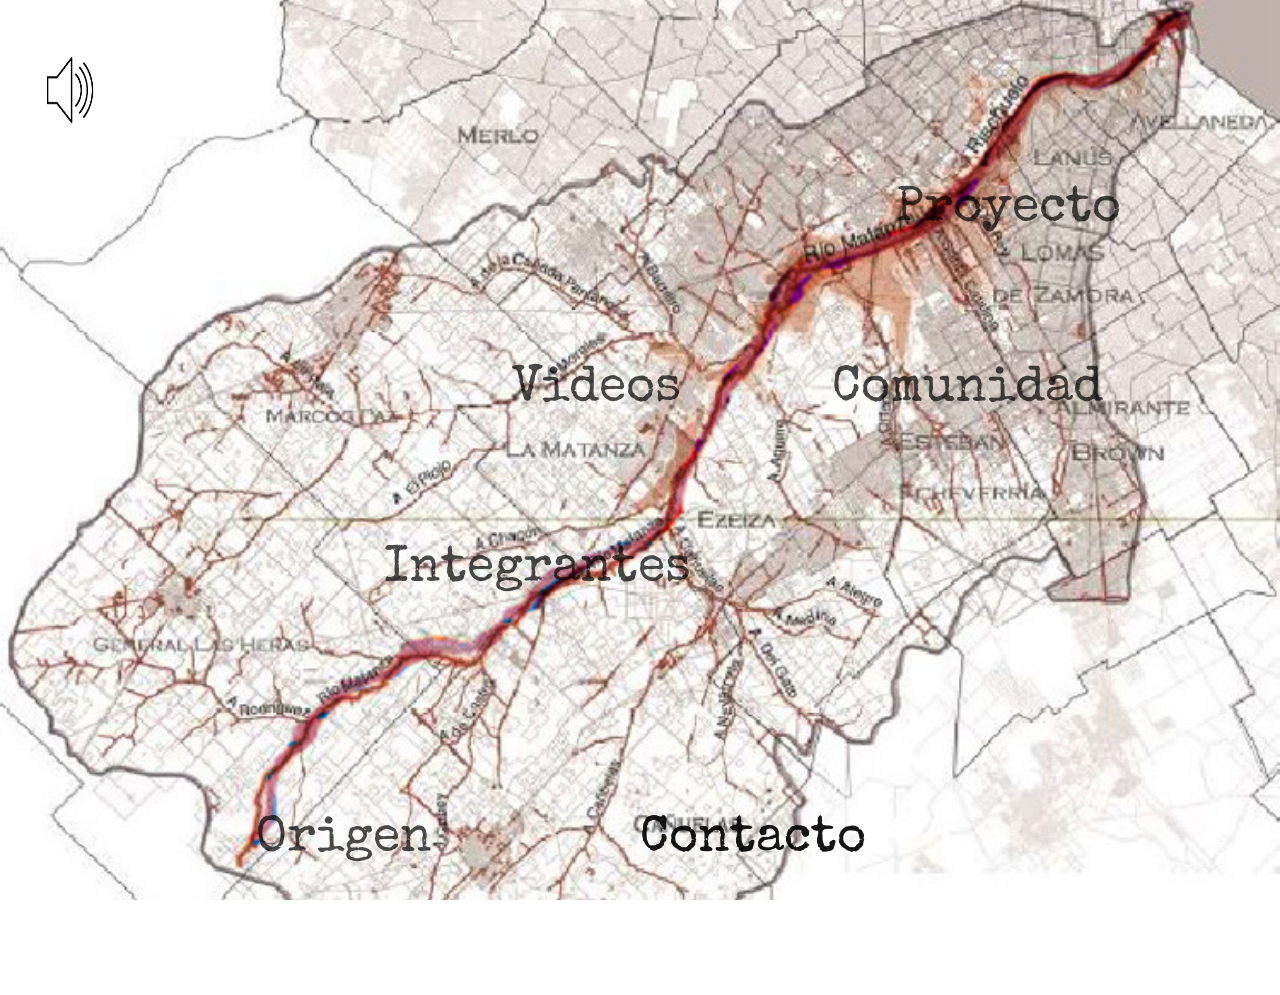
<file: index.html>
<!DOCTYPE html>
<html lang="es">
<head>
  <meta charset="UTF-8">
   <meta name="viewport" content="width=device-width, initial-scale=1.0">
  <title>Inicio</title>
   <link rel="stylesheet" href="css/menu.css">
    <link href="https://fonts.googleapis.com/css2?family=Special+Elite&display=swap" rel="stylesheet">
      <link rel="icon" type="image/png" sizes="16x16" href="favicons/favicon-16x16.png">
      <!-- Google tag (gtag.js) -->
<script async src="https://www.googletagmanager.com/gtag/js?id=G-K72R91VS5C"></script>
<script>
  window.dataLayer = window.dataLayer || [];
  function gtag(){dataLayer.push(arguments);}
  gtag('js', new Date());

  gtag('config', 'G-K72R91VS5C');
</script>
</head>

<body>
  <div class="mapa">
   <img class="rio" src="img/Rio.png" alt="rio">
   <img class="parlante" src="img/parlante.png" alt="Parlante_para_sonido">
    <main>
      <nav class="menu">
        <a class="videos" href="videos.html" data-img="img/Videos.jpg">Videos</a>
        <a class="mapobra" href="mapobra.html" data-img="img/mapobra.jpg">Proyecto</a>
        <a class="contacto" href="contacto.html"data-img="img/integrantes.jpg">Contacto</a>
        <a class="integrantes" href="integrantes.html" data-img="img/integrantes.jpg">Integrantes</a>
        <a class="contacto" href="contacto.html" data-img="img/contacto.jpg">Contacto</a>
        <a class="quees" href="quees.html" data-img="img/Origen.jpg" >Origen</a>
         <a class="comunidad" href="comunidad.html" data-img="img/Origen.jpg" >Comunidad</a>
      </nav>
    </main>
    <div id="preview"></div>
  </div>

<audio id="audio-normal" src="audio/normal.mp3" loop></audio>
<audio id="audio-glitch" src="audio/glitch.mp3"></audio>

 <script src="js/glitch.js"></script>
 <script src="js/preview.js"></script>
</body>

</html>
</file>
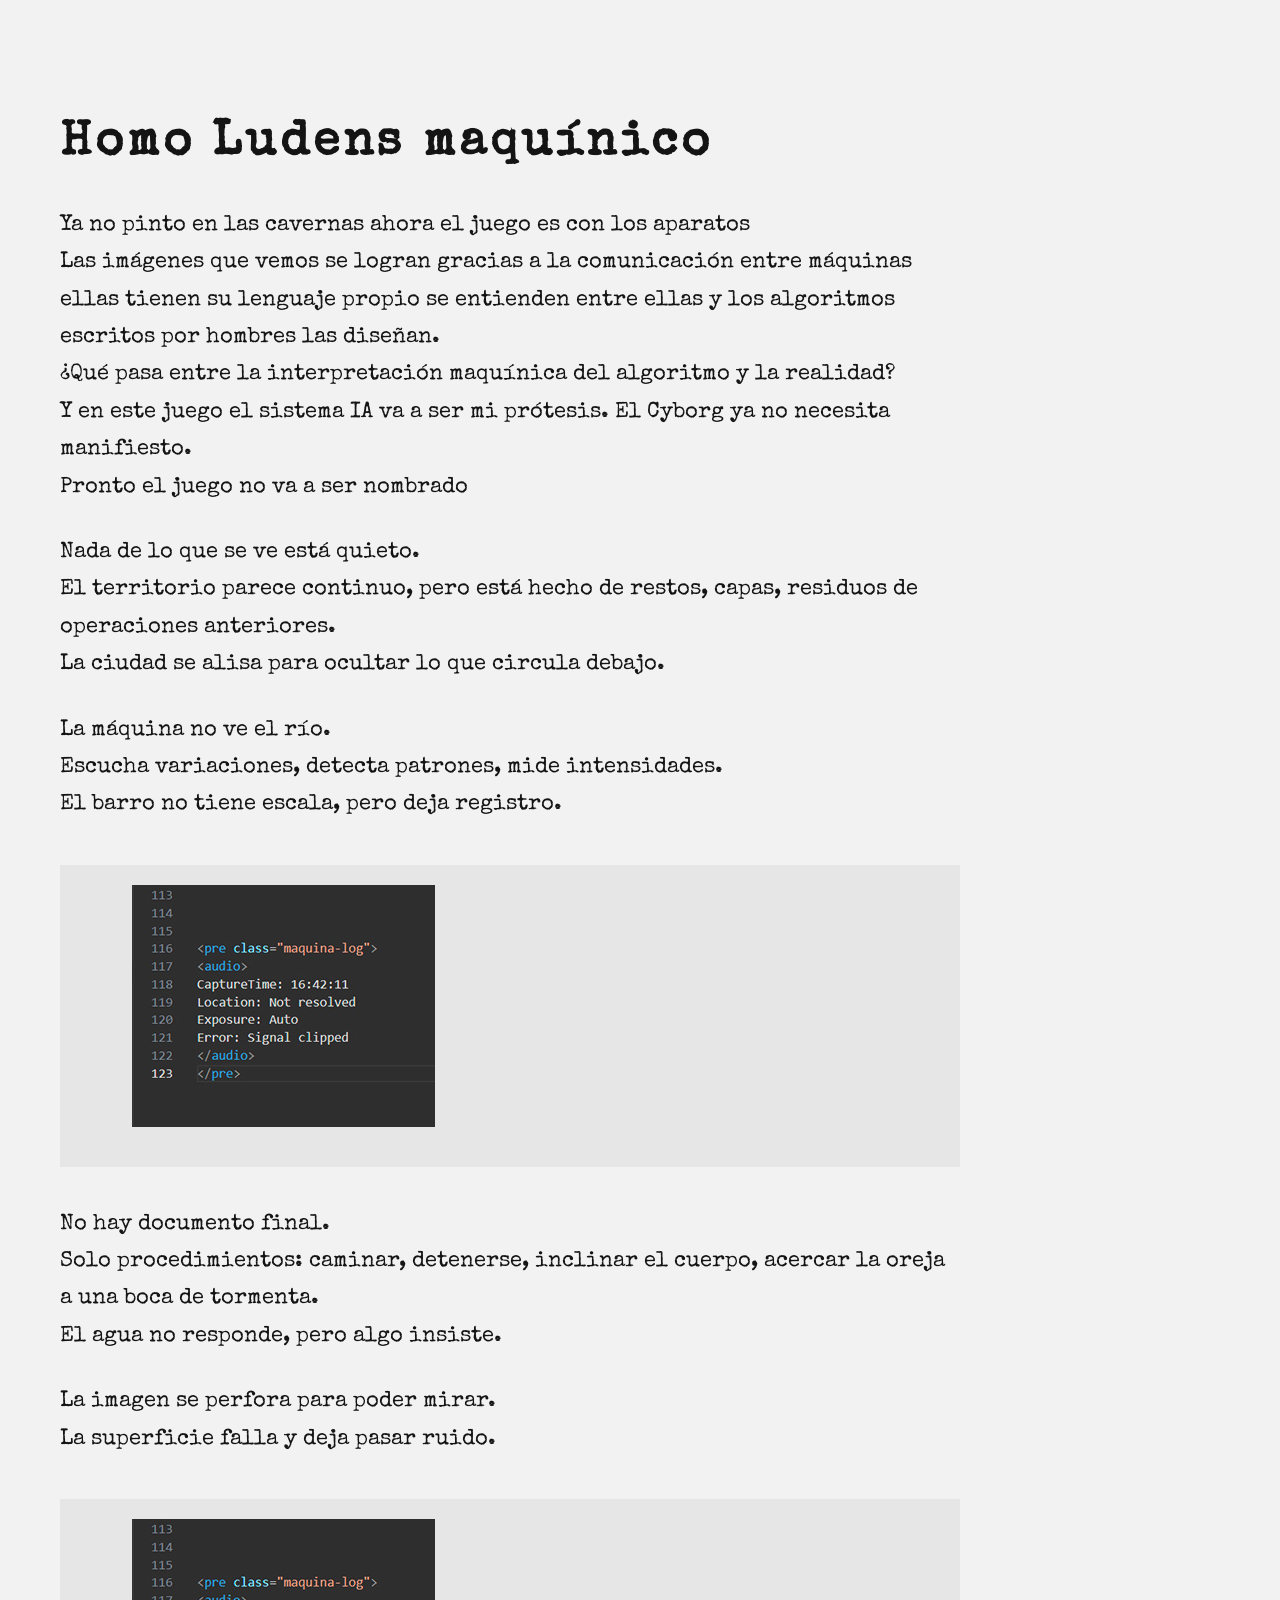
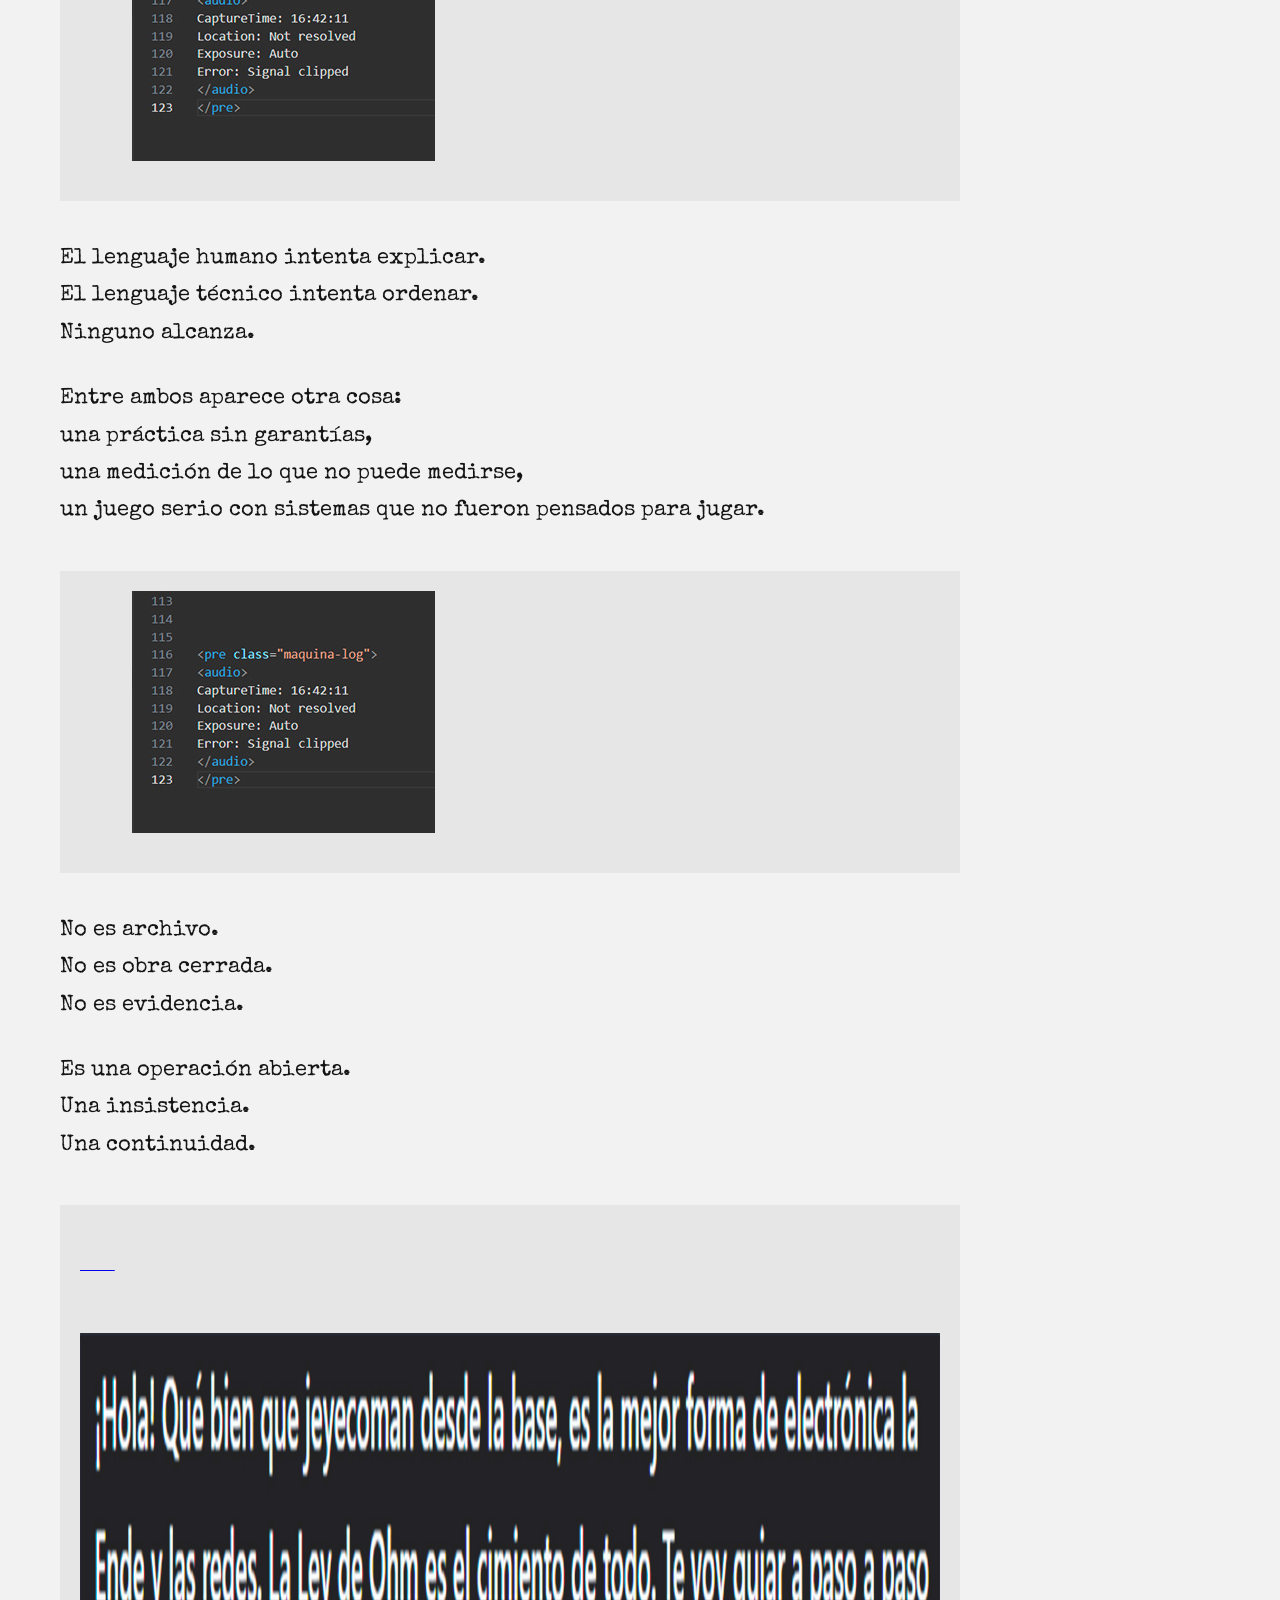
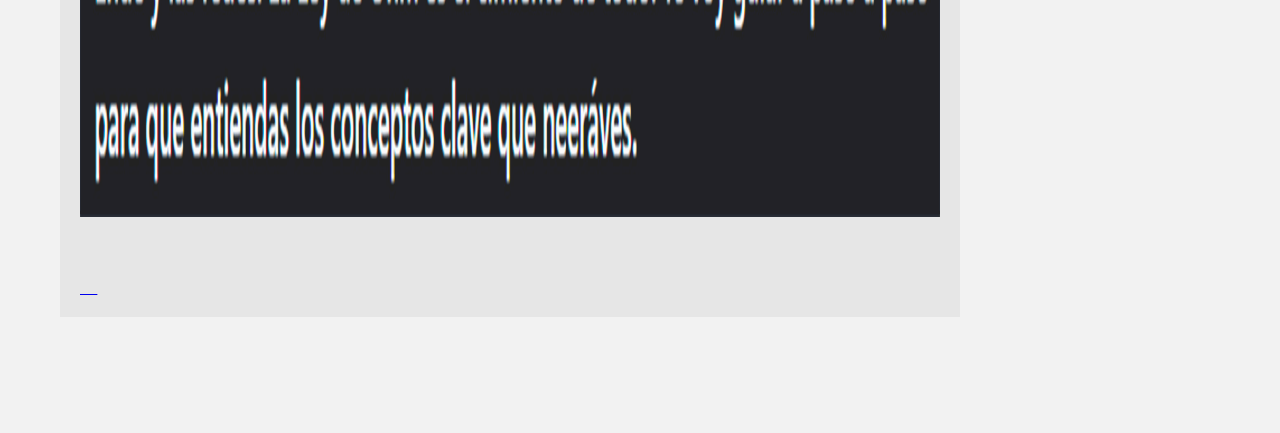
<file: juego_maquinico/index.html>
<!DOCTYPE html>
<html lang="es">
<head>
  <meta charset="UTF-8">
  <meta name="viewport" content="width=device-width, initial-scale=1.0">
  <title>Pantalla</title>

  <link href="https://fonts.googleapis.com/css2?family=Special+Elite&display=swap" rel="stylesheet">
  <link rel="stylesheet" href="css/pantalla.css">
</head>

<body>

<main class="pantalla">

  <section class="bloque">
    <h1 class="titulo">Homo Ludens maquínico</h1>

   <p>
      Ya no pinto en las cavernas ahora el juego es con los aparatos <br>
      Las imágenes que vemos se logran gracias a la comunicación entre máquinas <br>
      ellas tienen su lenguaje propio se entienden entre ellas y los algoritmos escritos por hombres las diseñan. <br>
      ¿Qué pasa entre la interpretación maquínica del algoritmo y la realidad? <br>
      Y en este juego el sistema IA va a ser mi prótesis. El Cyborg ya no necesita manifiesto. <br>
      Pronto el juego no va a ser nombrado     
    </p>

    <p>
      Nada de lo que se ve está quieto.<br>
      El territorio parece continuo, pero está hecho de restos, capas,
      residuos de operaciones anteriores.<br>
      La ciudad se alisa para ocultar lo que circula debajo.
    </p>

    <p>
      La máquina no ve el río.<br>
      Escucha variaciones, detecta patrones, mide intensidades.<br>
      El barro no tiene escala, pero deja registro.
    </p>

    <pre class="log">
      <img src="img/código.jpg" alt="">
    </pre>

    <p>
      No hay documento final.<br>
      Solo procedimientos: caminar, detenerse,
      inclinar el cuerpo, acercar la oreja a una boca de tormenta.<br>
      El agua no responde, pero algo insiste.
    </p>

    <p>
      La imagen se perfora para poder mirar.<br>
      La superficie falla y deja pasar ruido.
    </p>

    <pre class="log">
      <img src="img/código.jpg" alt="">
    </pre>

    <p>
      El lenguaje humano intenta explicar.<br>
      El lenguaje técnico intenta ordenar.<br>
      Ninguno alcanza.
    </p>

    <p>
      Entre ambos aparece otra cosa:<br>
      una práctica sin garantías,<br>
      una medición de lo que no puede medirse,<br>
      un juego serio con sistemas que no fueron pensados para jugar.
    </p>

    <pre class="log">
      <img src="img/código.jpg" alt="">
    </pre>

    <p>
      No es archivo.<br>
      No es obra cerrada.<br>
      No es evidencia.
    </p>

    <p>
      Es una operación abierta.<br>
      Una insistencia.<br>
      Una continuidad.
    </p>

<nav class="log">
  <a href="contenido.html">
    <img class="boton1" height="300" width="800" src="img/Botón.jpg" alt="Respuesta IA defectuosa">
  </a>
</nav>
  </section>


<script src="js/falla.js"></script>


    
</main>

</body>
</html>
</file>
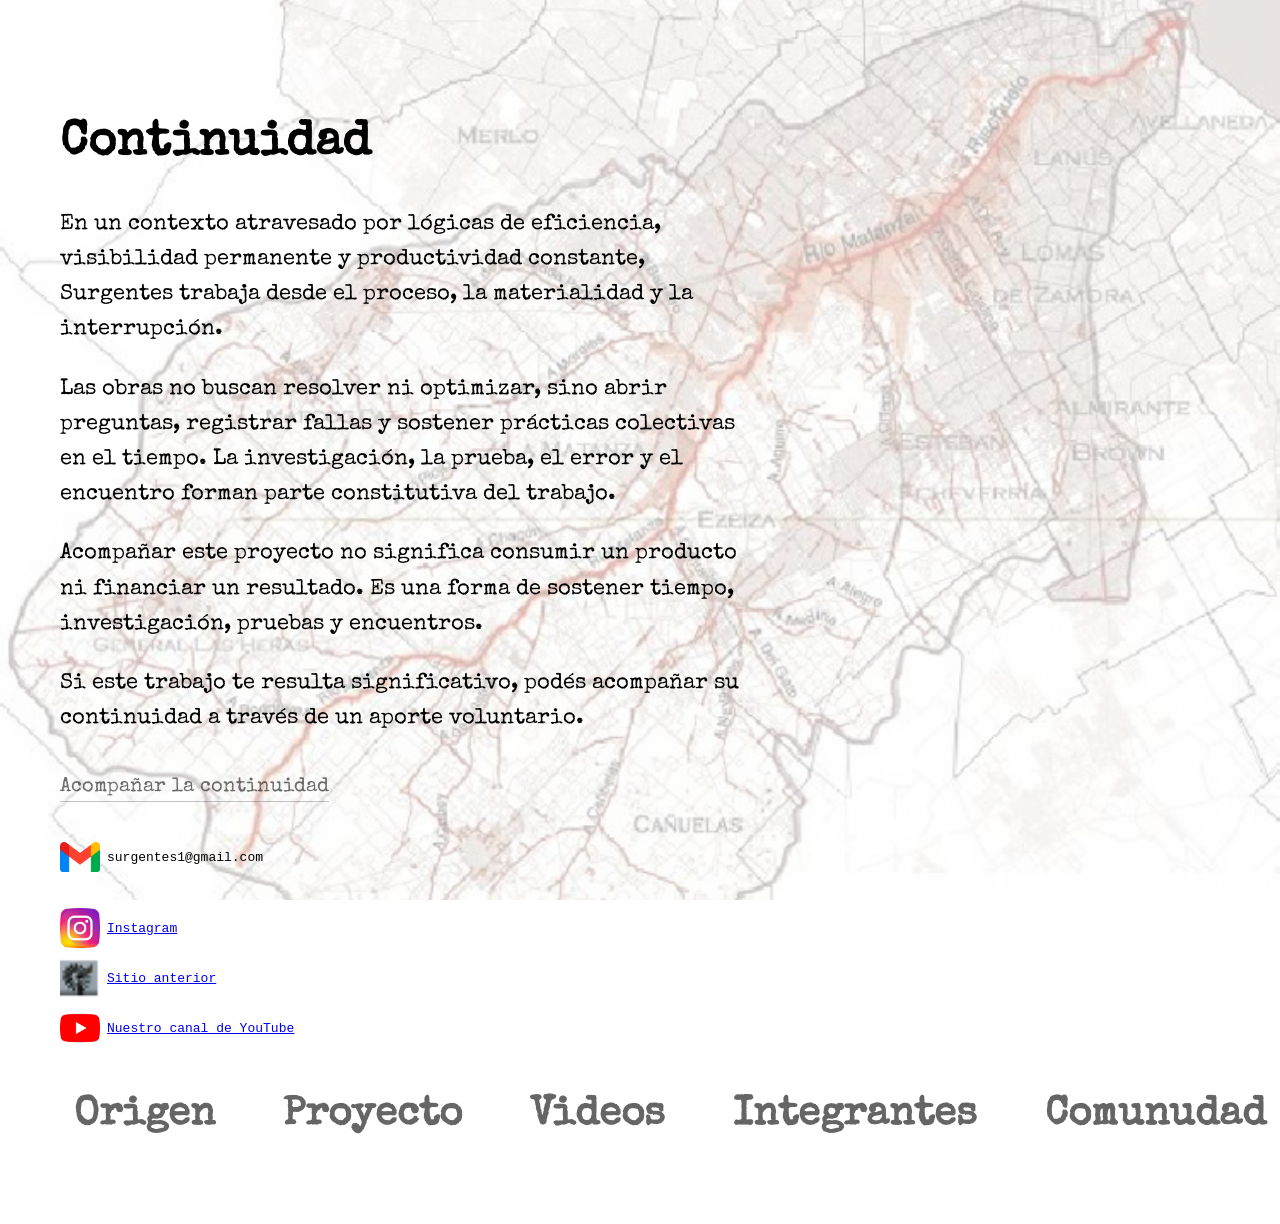
<file: contacto.html>
<!DOCTYPE html>
<html lang="es">
<head>
  <meta charset="UTF-8">
   <meta name="viewport" content="width=device-width, initial-scale=1.0">
  <title>Surgentes — Contacto</title>
  <link rel="stylesheet" href="css/contacto.css">
  <link rel="preconnect" href="https://fonts.googleapis.com">
  <link rel="preconnect" href="https://fonts.gstatic.com" crossorigin>
  <link href="https://fonts.googleapis.com/css2?family=Special+Elite&display=swap" rel="stylesheet">
  <link rel="icon" type="image/png" sizes="16x16" href="favicons/favicon-16x16.png">
</head>

<body>

<main class="contenedor">

<section class="continuidad">
  <h1>Continuidad</h1>

  <p>
    En un contexto atravesado por lógicas de eficiencia, visibilidad permanente
    y productividad constante, Surgentes trabaja desde el proceso, la
    materialidad y la interrupción.
  </p>

  <p>
    Las obras no buscan resolver ni optimizar, sino abrir preguntas, registrar
    fallas y sostener prácticas colectivas en el tiempo. La investigación, la
    prueba, el error y el encuentro forman parte constitutiva del trabajo.
  </p>

  <p>
    Acompañar este proyecto no significa consumir un producto ni financiar un
    resultado. Es una forma de sostener tiempo, investigación, pruebas y
    encuentros.
  </p>

  <p>
    Si este trabajo te resulta significativo, podés acompañar su continuidad a
    través de un aporte voluntario.
  </p>
</section>

<div class="apoyo">
  <a
    href="https://cafecito.app/surgentes"
    target="_blank"
    rel="noopener noreferrer"
  >
    Acompañar la continuidad
  </a>
</div>

<div class="fila-contacto">
  <img width="40px" height="40px" src="img/gmail.png" alt="">
  
  <span id="mail" class="mail">
    surgentes1@gmail.com
  </span>

  <span id="copiado" class="copiado">copiado</span>
</div>


    <div class="fila-contacto">
    <img width="40px" height="40px" src="img/instagram.png" alt="">  
    <a href="https://www.instagram.com/surgentes5" target="_blank">Instagram</a>
    </div>

    <div class="fila-contacto">
      <img  width="40px" height="40px" src="favicons/favicon-16x16.png" alt=""> 
      <a href="https://pablo-f61.github.io/SURGENTES/" target="_blank">Sitio anterior</a>
  </div>
  
  <div class="fila-contacto">
    <img  width="40px" height="40px" src="img/youtube.png" alt="">
    <a href="https://www.youtube.com/@surgentes">Nuestro canal de YouTube</a>
    </div>

  </div>

  <nav class="menu">
  <a href="quees.html">Origen</a>
  <a href="mapobra.html">Proyecto</a>
  <a href="videos.html">Videos</a>
  <a href="integrantes.html">Integrantes</a>
   <a href="comunidad.html">Comunudad</a>
  <a href="index.html">Menú</a>
 
  </nav>

</main>

  <script src="js/contacto.js"></script>

</body>
</html>
</file>
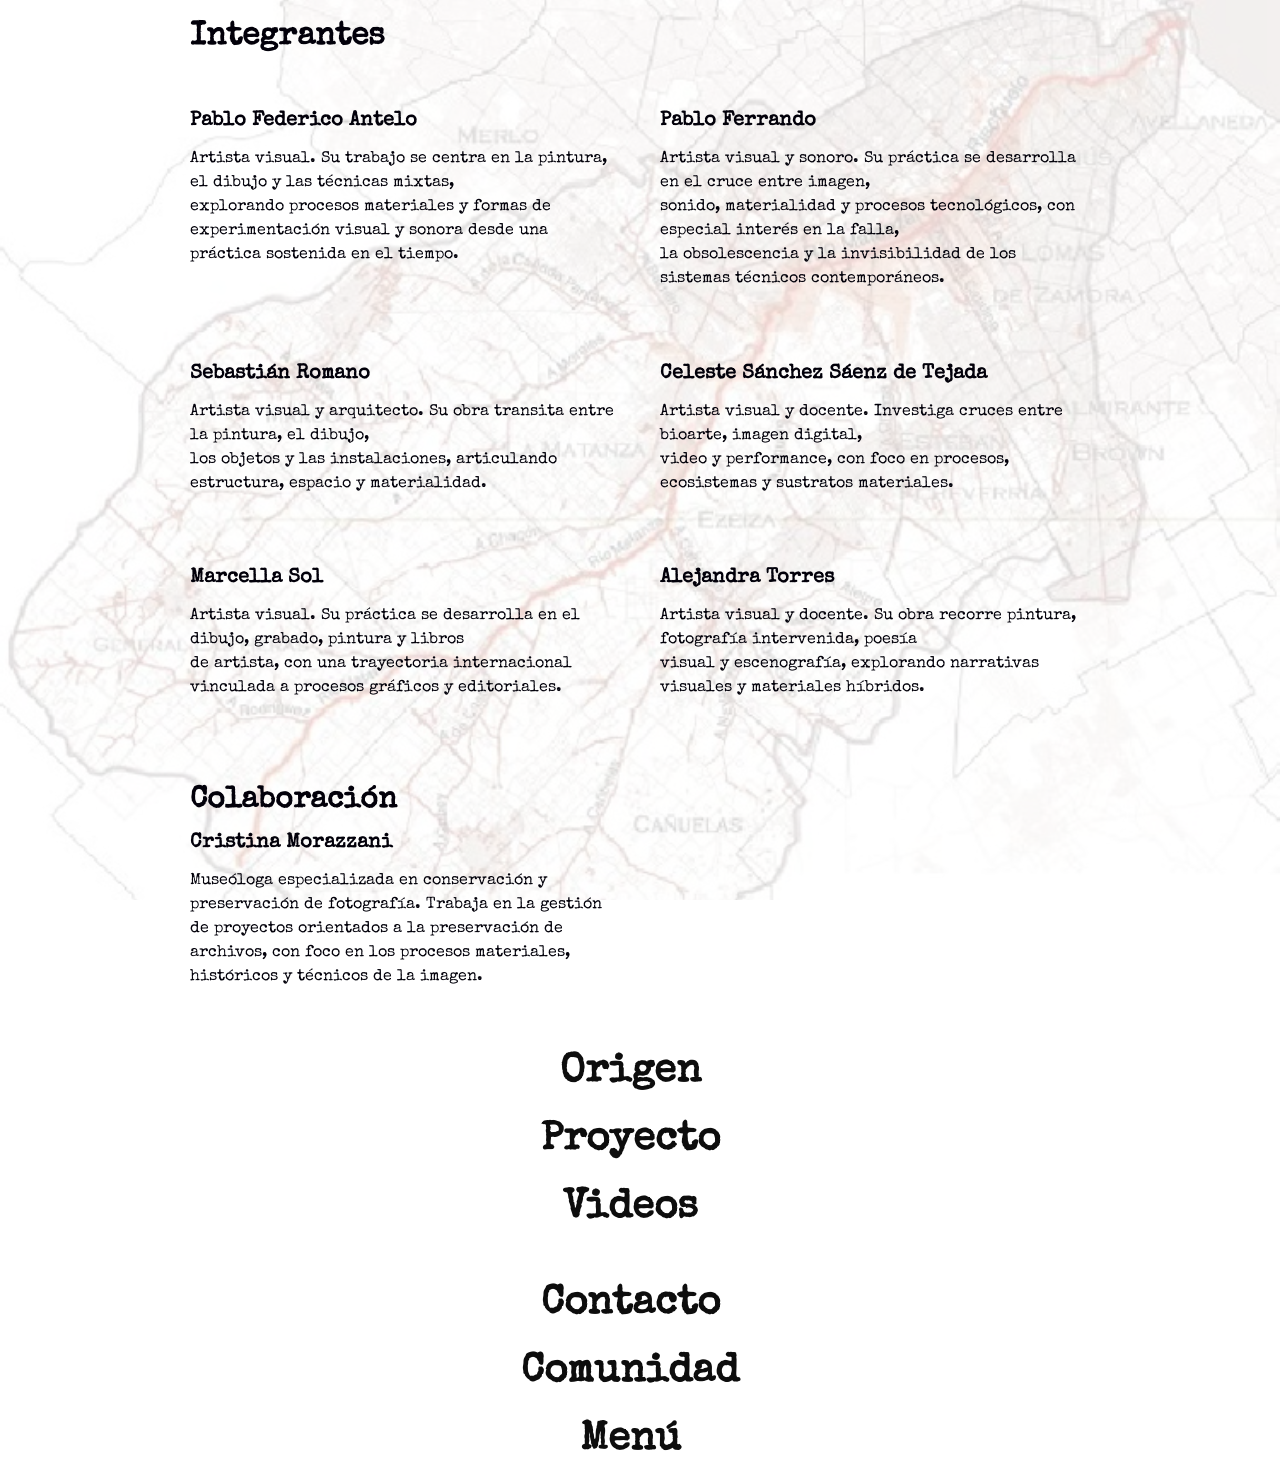
<file: integrantes.html>
<!DOCTYPE html>
<html lang="es">
<head>
  <meta charset="UTF-8">
  <meta name="viewport" content="width=device-width, initial-scale=1.0">
  <title>Integrantes</title>
    <link rel="stylesheet" href="css/integrantes.css">
    <link href="https://fonts.googleapis.com/css2?family=Special+Elite&display=swap" rel="stylesheet">
    <link rel="icon" type="image/png" sizes="16x16" href="favicons/favicon-16x16.png">
</head>

<body>

  <main class="integrantes">
    <h1>Integrantes</h1>

    <section class="grid">
<div class= "integrante">
    <h2> Pablo Federico Antelo</h2>
    <p>
        Artista visual. Su trabajo se centra en la pintura, el dibujo y las técnicas mixtas, <br>
        explorando procesos materiales y formas de experimentación visual y sonora desde una práctica sostenida en el tiempo.
</p>
</div>

<div class="integrante">
    <h2>Pablo Ferrando</h2>
    <p>
        Artista visual y sonoro. Su práctica se desarrolla en el cruce entre imagen, <br>
        sonido, materialidad y procesos tecnológicos, con especial interés en la falla, <br>
        la obsolescencia y la invisibilidad de los sistemas técnicos contemporáneos.
    </p>
</div>

<div class="integrante">
    <h2>Sebastián Romano</h2>
    <p>
       Artista visual y arquitecto. Su obra transita entre la pintura, el dibujo, <br>
       los objetos y las instalaciones, articulando estructura, espacio y materialidad.
    </p>
</div>

<div class="integrante">
    <h2>Celeste Sánchez Sáenz de Tejada</h2>
    <p>
    Artista visual y docente. Investiga cruces entre bioarte, imagen digital, <br>
    video y performance, con foco en procesos, ecosistemas y sustratos materiales.
    </p>
</div>

<div class="integrante">
    <h2>Marcella Sol</h2>
    <p>
    Artista visual. Su práctica se desarrolla en el dibujo, grabado, pintura y libros <br>
    de artista, con una trayectoria internacional vinculada a procesos gráficos y editoriales.
    </p>
</div>

<div class="integrante">
    <h2>Alejandra Torres</h2>
    <p>
Artista visual y docente. Su obra recorre pintura, fotografía intervenida, poesía <br>
visual y escenografía, explorando narrativas visuales y materiales híbridos.
    </p>
</div> 
<div class="integrante">
  <h3 class="destacado">Colaboración</h3>

  <h2>Cristina Morazzani</h2>

  <p>
    Museóloga especializada en conservación y preservación de fotografía.
    Trabaja en la gestión de proyectos orientados a la preservación de archivos,
    con foco en los procesos materiales, históricos y técnicos de la imagen.
  </p>
</div>
</div>

</section>
<div>

  <nav class="menu">
  <a href="quees.html">Origen</a>
  <a href="mapobra.html">Proyecto</a>
  <a href="videos.html">Videos</a>
  <a href="#"></a>
  <a href="contacto.html">Contacto</a>
   <a href="comunidad.html">Comunidad</a>
  <a href="index.html">Menú</a>

</nav>
 </div> 

  </main>
  <script src="js/funciones.js"></script>
</body>
</html>
</file>
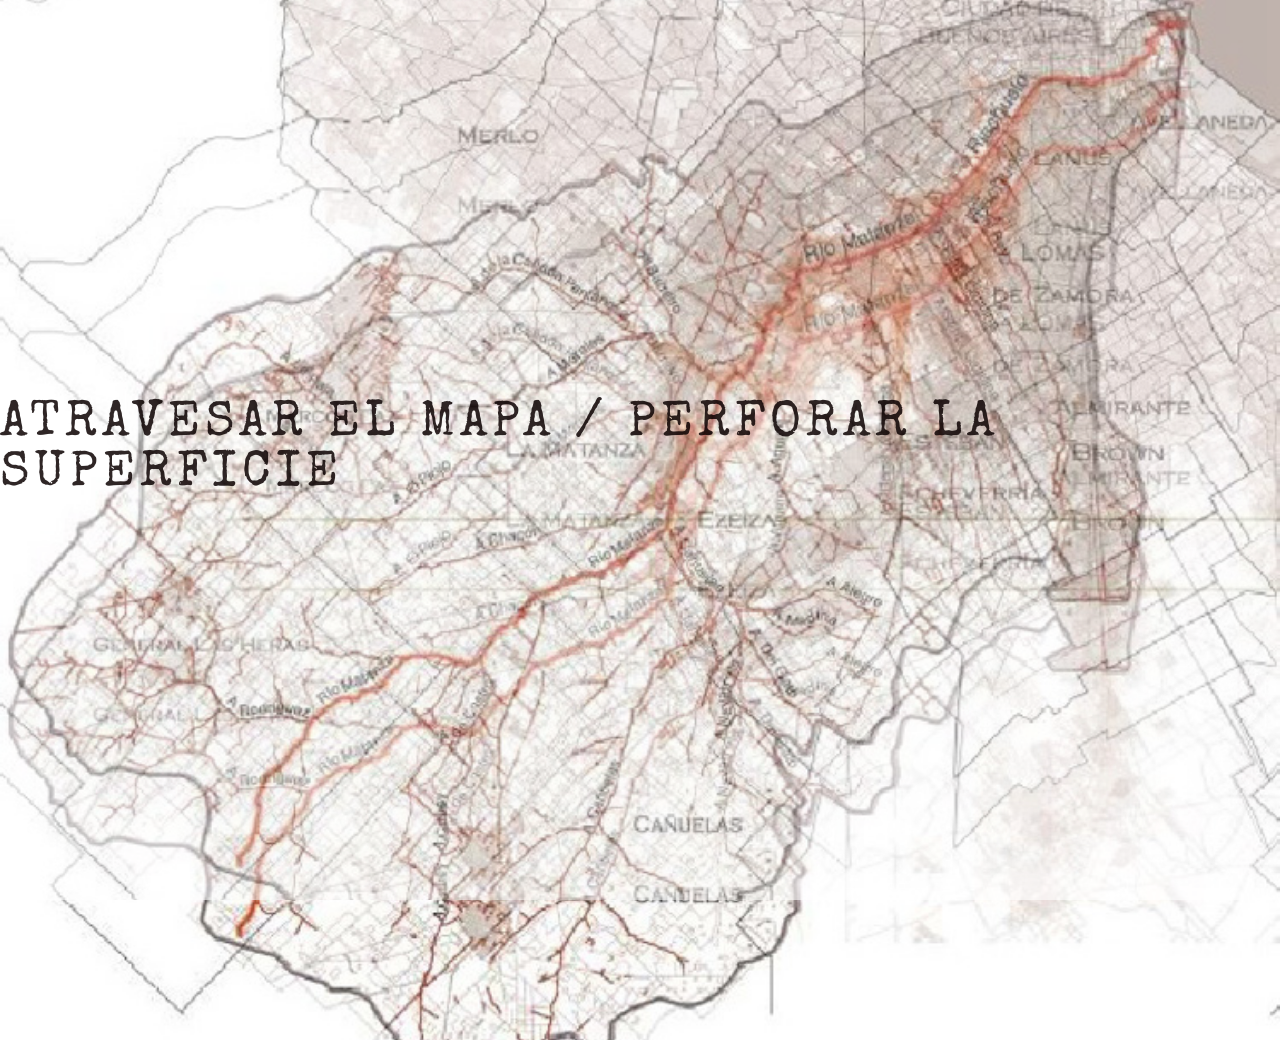
<file: quees.html>
<!DOCTYPE html>
<html lang="es">
<head>
  <meta charset="UTF-8">
  <meta name="viewport" content="width=device-width, initial-scale=1.0">
  <title>Inicio</title>
    <link rel="stylesheet" href="css/estilos.css">
    <link href="https://fonts.googleapis.com/css2?family=Special+Elite&display=swap" rel="stylesheet">
    <link rel="icon" type="image/png" sizes="16x16" href="favicons/favicon-16x16.png">
</head>

<body>

<div id="portal">
  <div class="portal-texto">
    Atravesar el mapa / perforar la superficie
  </div>
</div>

<audio id="maquina" loop>
  <source src="audio/máquina.mp3" type="audio/mpeg">
</audio>

  <main>
    <h1 id="titulo"></h1>
<div class="contenido">
    <p id="texto">
</p>
</div>

  <nav class="menu">
  <a href="#"></a>
  <a href="mapobra.html">Proyecto</a>
  <a href="videos.html">Videos</a>
  <a href="integrantes.html">Integrantes</a>
  <a href="contacto.html">Contacto</a>
  <a href="comunidad.html">Comunidad</a>
  <a href="index.html">Menú</a>
  
</nav>
  </main>
  <script src="js/funciones.js"></script>
</body>
</html>
</file>
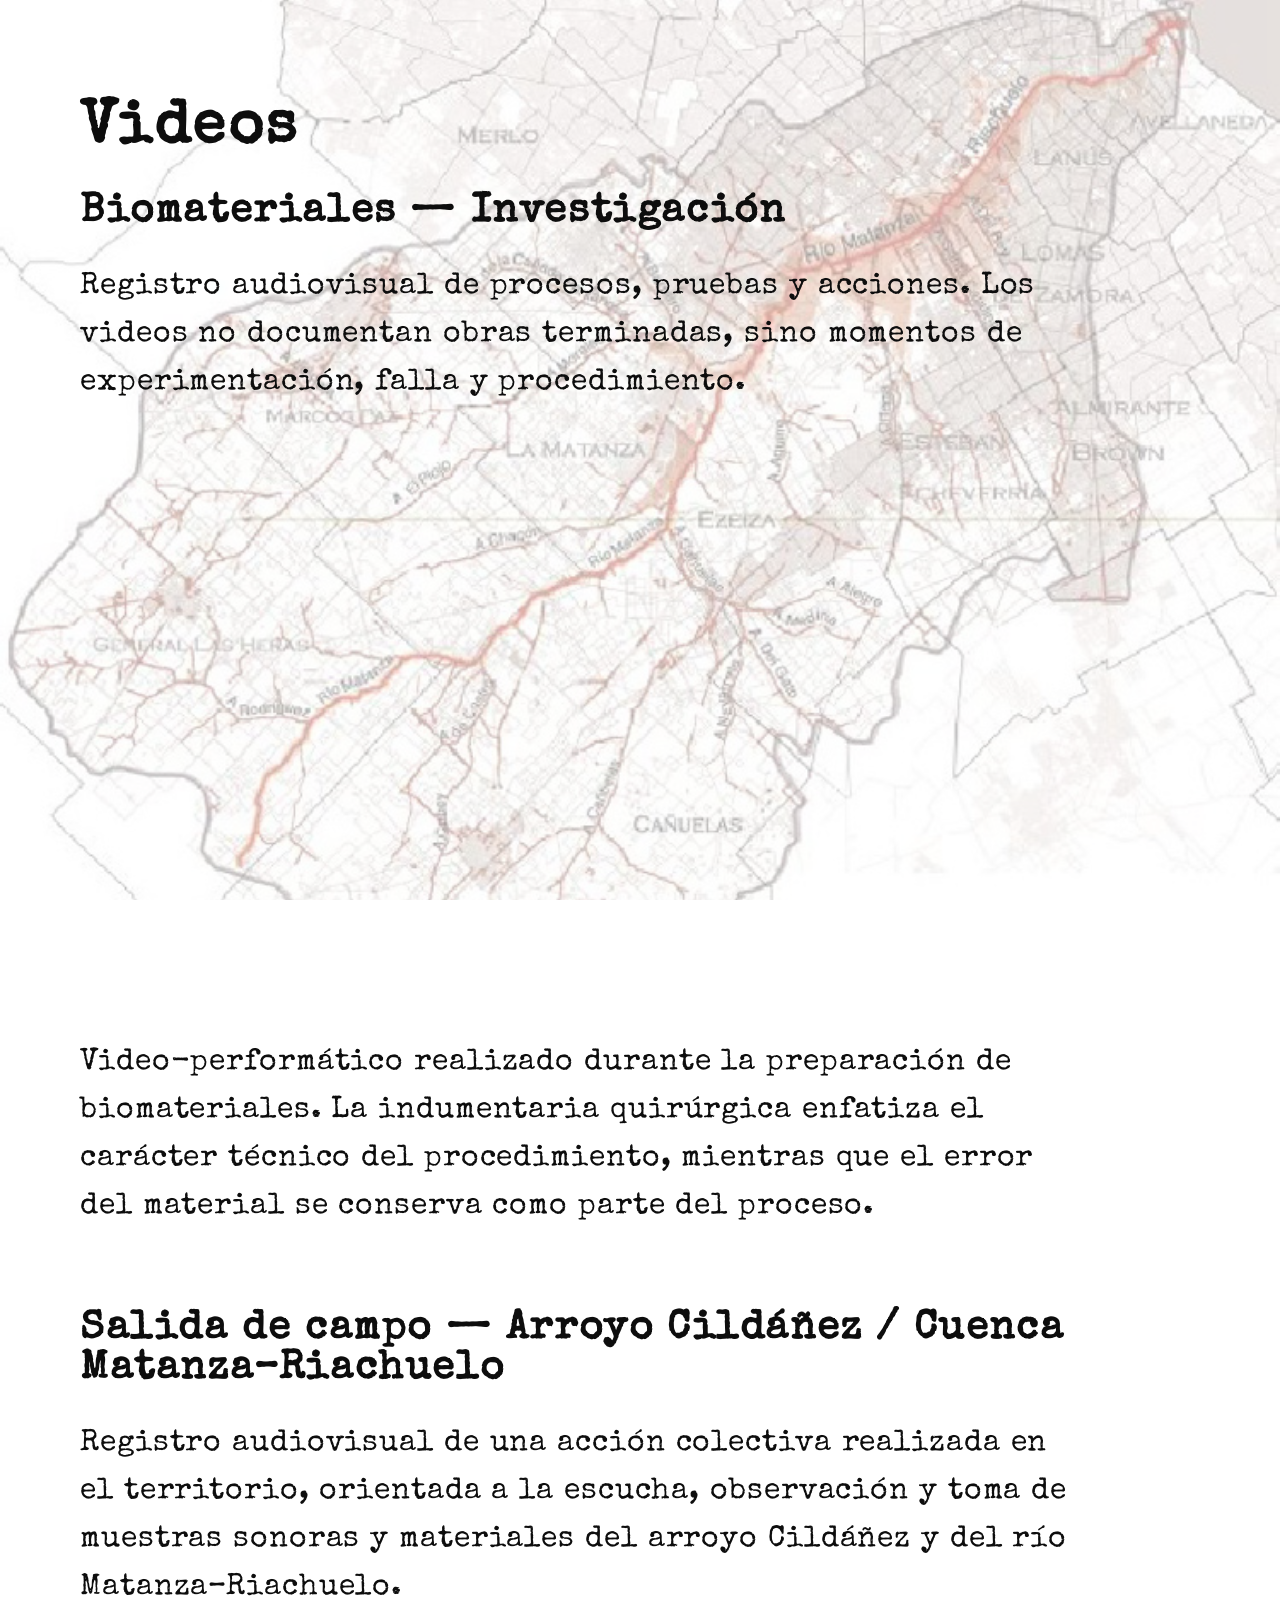
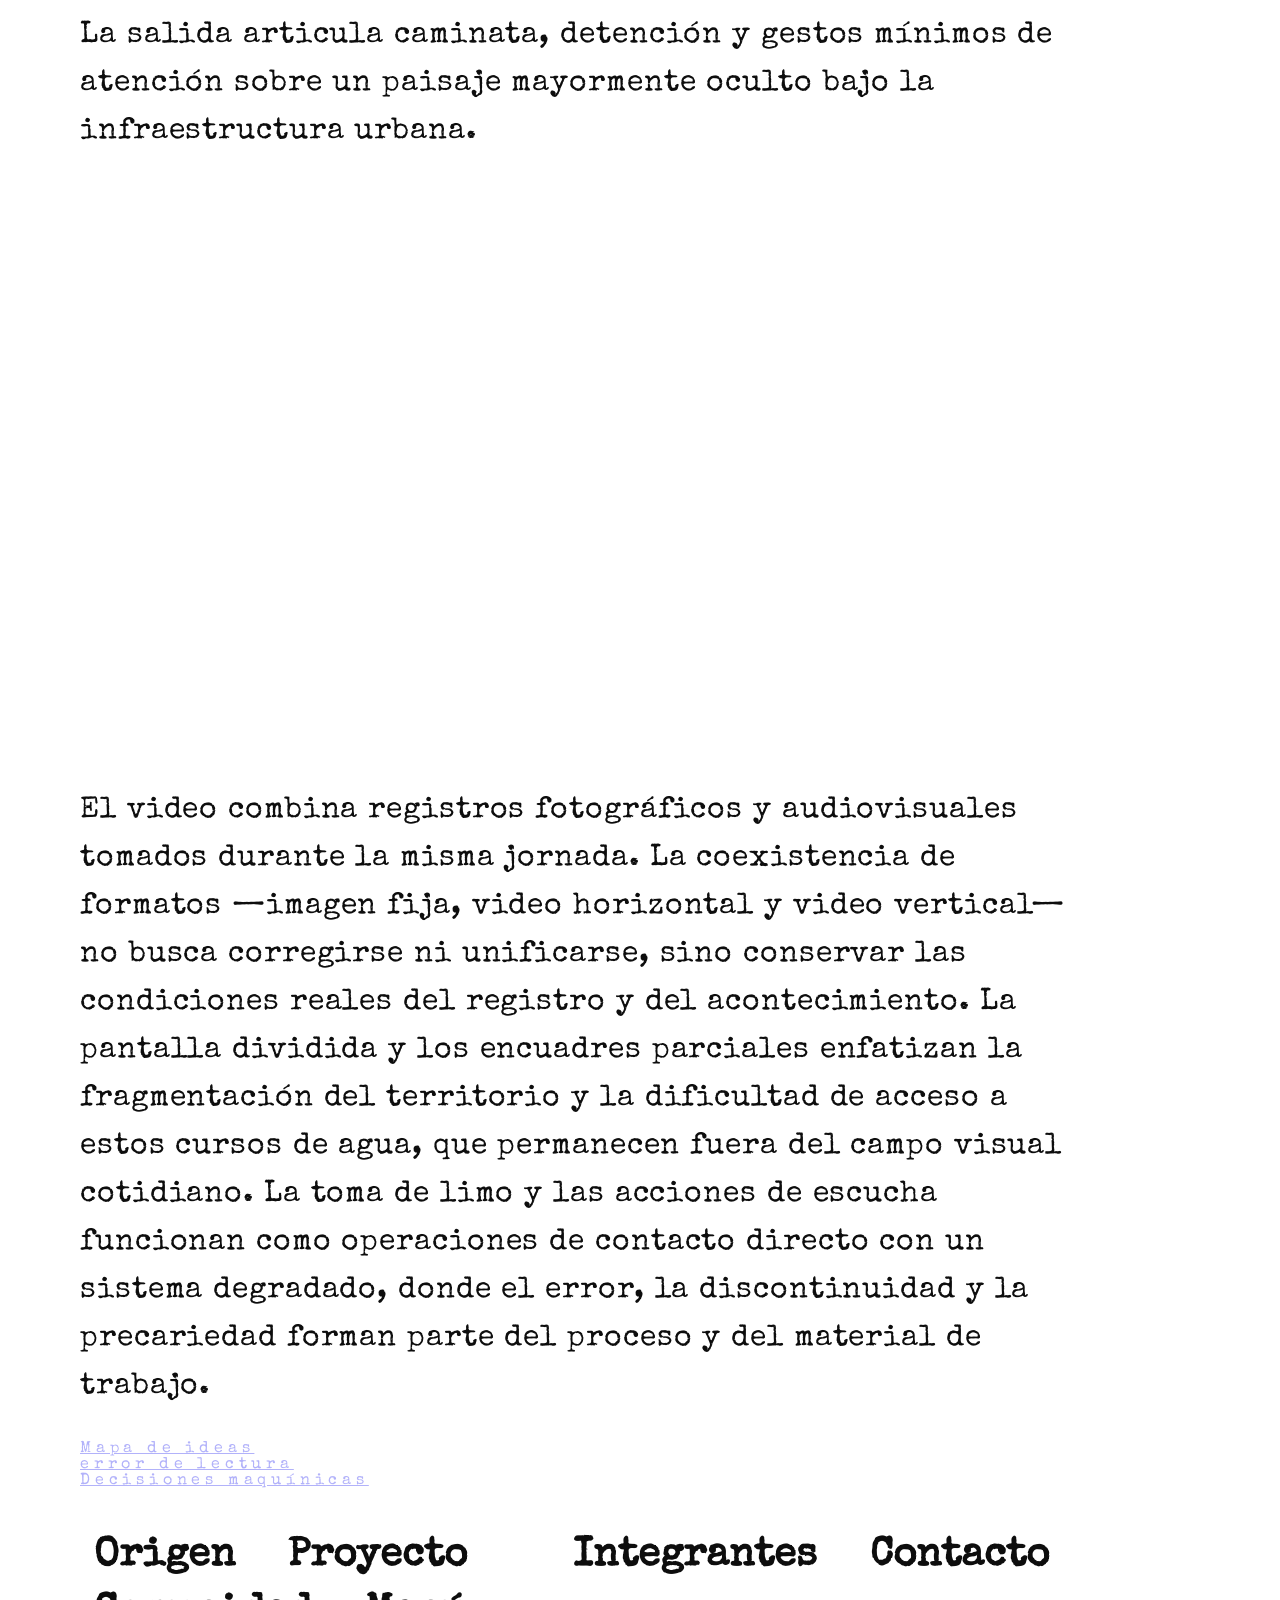
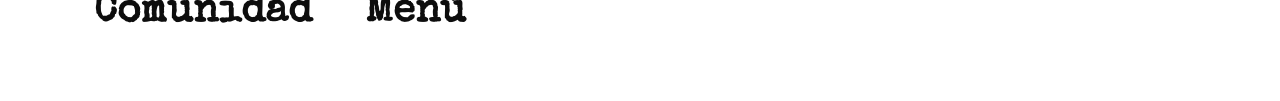
<file: videos.html>
<!DOCTYPE html>
<html lang="es">
<head>
  <meta charset="UTF-8">
   <meta name="viewport" content="width=device-width, initial-scale=1.0">
  <title>Videos</title>
      <link rel="stylesheet" href="css/estilos_video.css">
      <link href="https://fonts.googleapis.com/css2?family=Special+Elite&display=swap" rel="stylesheet">
  
</head>

<body>
  <main>



    <h1>Videos</h1>

    <h2>Biomateriales — Investigación</h2>

    <p>
      Registro audiovisual de procesos, pruebas y acciones.
      Los videos no documentan obras terminadas,
      sino momentos de experimentación, falla y procedimiento.
    </p>

    <div class="video-wrapper ">
<iframe width="560" height="315" src="https://www.youtube.com/embed/CoqmYCTz1tY?si=nUTBpXA_6PpNaJxZ" title="YouTube video player" frameborder="0" allow="accelerometer; autoplay; clipboard-write; encrypted-media; gyroscope; picture-in-picture; web-share" referrerpolicy="strict-origin-when-cross-origin" allowfullscreen></iframe>
    </div>

    <p>
      Video-performático realizado durante la preparación de biomateriales.
      La indumentaria quirúrgica enfatiza el carácter técnico del procedimiento,
      mientras que el error del material se conserva como parte del proceso.
    </p>
    <br>

    <h2>Salida de campo — Arroyo Cildáñez / Cuenca Matanza–Riachuelo</h2>

    <p>
    Registro audiovisual de una acción colectiva realizada en el territorio, orientada a la escucha, observación y toma de muestras sonoras y materiales del arroyo Cildáñez y del río Matanza–Riachuelo. <br>
    La salida articula caminata, detención y gestos mínimos de atención sobre un paisaje mayormente oculto bajo la infraestructura urbana.
    </p>
   
    <div  class="video-wrapper ">
<iframe width="560" height="315" src="https://www.youtube.com/embed/cljag6WATE0?si=AkB_9atri-c9Y7Au" title="YouTube video player" frameborder="0" allow="accelerometer; autoplay; clipboard-write; encrypted-media; gyroscope; picture-in-picture; web-share" referrerpolicy="strict-origin-when-cross-origin" allowfullscreen></iframe>
    </div>

    <p>
El video combina registros fotográficos y audiovisuales tomados durante la misma jornada.
La coexistencia de formatos —imagen fija, video horizontal y video vertical— no busca corregirse ni unificarse, sino conservar las condiciones reales del registro y del acontecimiento.

La pantalla dividida y los encuadres parciales enfatizan la fragmentación del territorio y la dificultad de acceso a estos cursos de agua, que permanecen fuera del campo visual cotidiano.
La toma de limo y las acciones de escucha funcionan como operaciones de contacto directo con un sistema degradado, donde el error, la discontinuidad y la precariedad forman parte del proceso y del material de trabajo.

    </p>



<div>
    <a href="miro/ver_miro.html" class="glitch-link">Mapa de ideas</a>
</div>

<a href="juego_maquinico/" class="glitch-link">
  error de lectura
</a>

<div>
    <a href="estudios/estudios.html" class="glitch-link">Decisiones maquínicas</a>
</div>
  
    <nav class="menu">
        <a href="quees.html">Origen</a>
        <a href="mapobra.html">Proyecto</a>
        <a href="#"></a>
        <a href="integrantes.html">Integrantes</a>
        <a href="contacto.html">Contacto</a>
        <a href="comunidad.html">Comunidad</a>
        <a href="index.html">Menú</a>
    </nav>


  </main>

 <script src="js/funciones.js"></script>

</body>
</html>
</file>
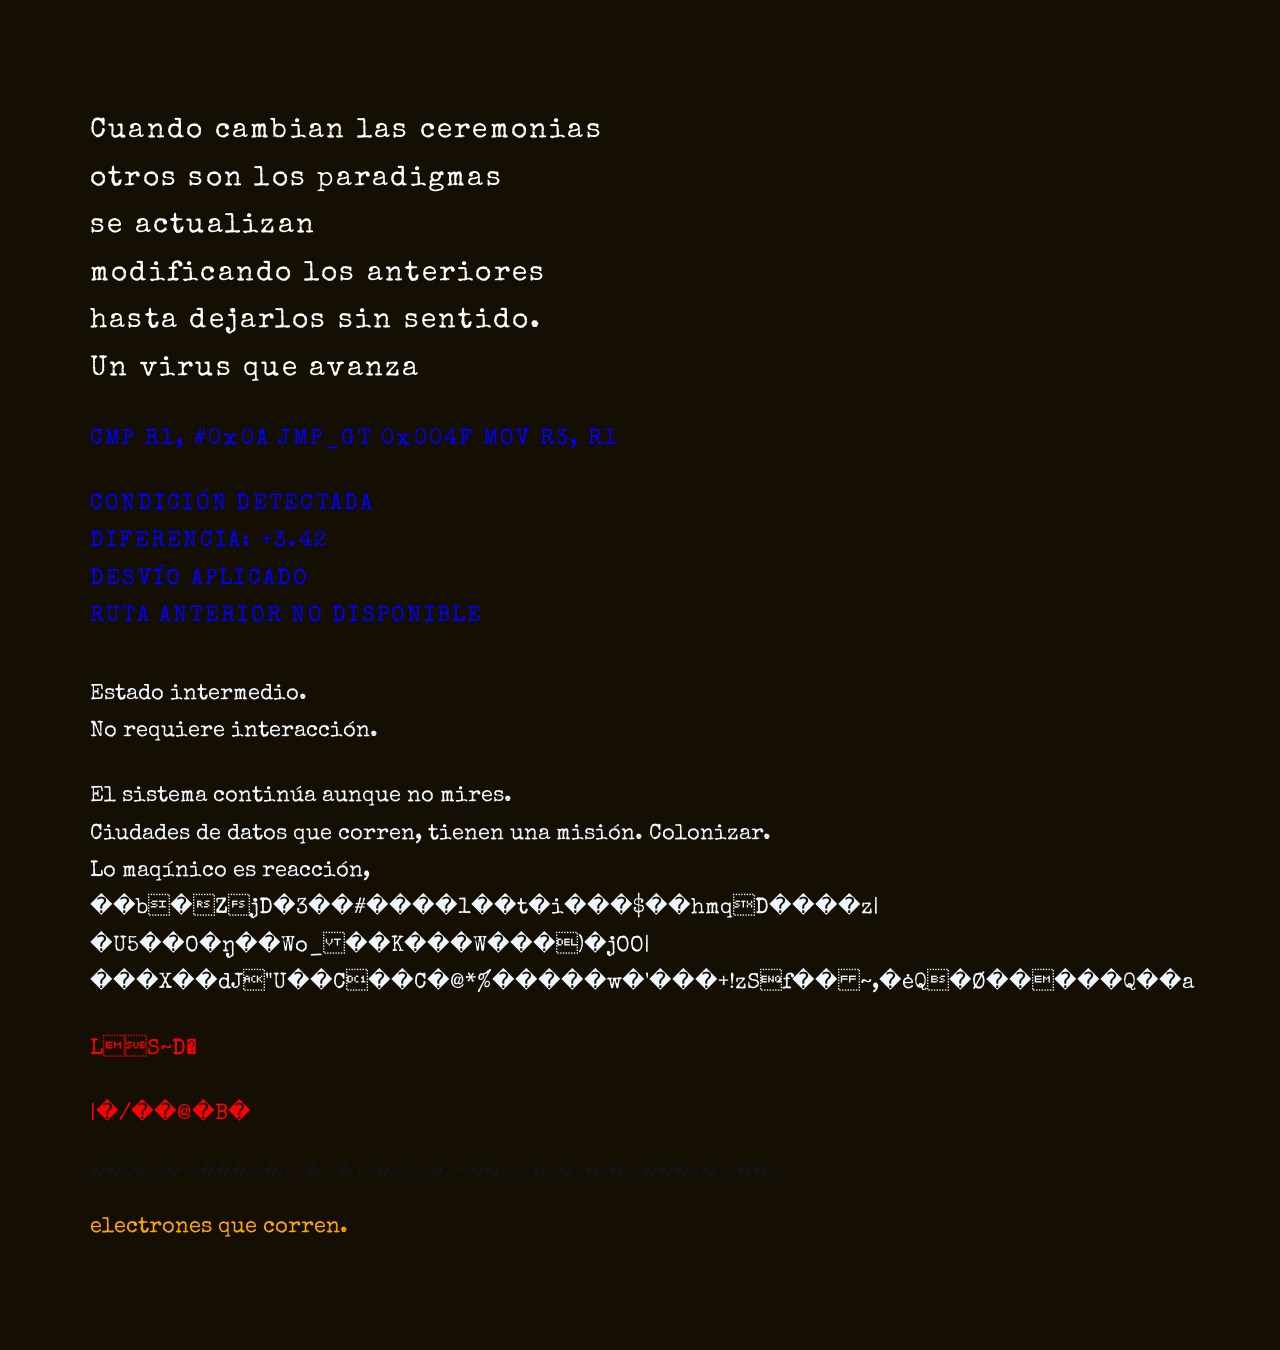
<file: juego_maquinico/contenido.html>
<!DOCTYPE html>
<html lang="es">
<head>
  <meta charset="UTF-8">
  <meta name="viewport" content="width=device-width, initial-scale=1.0">
  <title>Pantalla</title>
  <link href="https://fonts.googleapis.com/css2?family=Special+Elite&display=swap" rel="stylesheet">

  <link rel="stylesheet" href="css/contenido.css">
</head>

<body>
    <main class="pantalla">

  <section class="bloque">

<div class="codigo">
        <p class="poesía">Cuando cambian las ceremonias <br>
        otros son los paradigmas <br>
        se actualizan <br>
        modificando los anteriores <br>
        hasta dejarlos sin sentido. <br>
        Un virus que avanza </p>

    <p> CMP R1, #0x0A 
                    JMP_GT 0x004F 
                    MOV R3, R1         </p>

                    <p>CONDICIÓN DETECTADA <br>
DIFERENCIA: +3.42 <br>
DESVÍO APLICADO <br>
RUTA ANTERIOR NO DISPONIBLE</p>
</div>

<p class="opaco">
Estado intermedio.<br>
No requiere interacción.
</p>

<p class="opaco">
El sistema continúa aunque no mires. <br>
Ciudades de datos que corren, tienen una misión. Colonizar. <br>
Lo maqínico es reacción,
 ��b�ZjD�3��#����1��t�i���$��hmqD����z|�U5��O�ŋ��Wo_��K���W���)�jOO|���X��dJ"U��C��C�@*%�����w�'���+!zSf��~,�ėQ�Ø�����Q��a <p class="elRojo">LS~D�</p> <p class="elRojo">|�/��@�B�</p> 
��Ł�Cz�?߉����OO.�� �oNOp�/��F(u"�D�_�t�Sp���M�xz��Bx
</p>
<p class="elNaranja"> electrones que corren.</p>
    </section>

</main>

<div id="final-agua">
  <iframe
    src="https://www.youtube.com/embed/6JDUIyWD-Iw?autoplay=1&mute=1&controls=0&loop=1&playlist=6JDUIyWD-Iw&modestbranding=1"
    frameborder="0"
    allow="autoplay; fullscreen"
    allowfullscreen>
  </iframe>
</div>

<audio id="sirena-agua" loop>
  <source src="audio/sirena.mp3" type="audio/mpeg">
</audio>

<script src="js/contenido.js"></script>

</body>

</html>
</file>
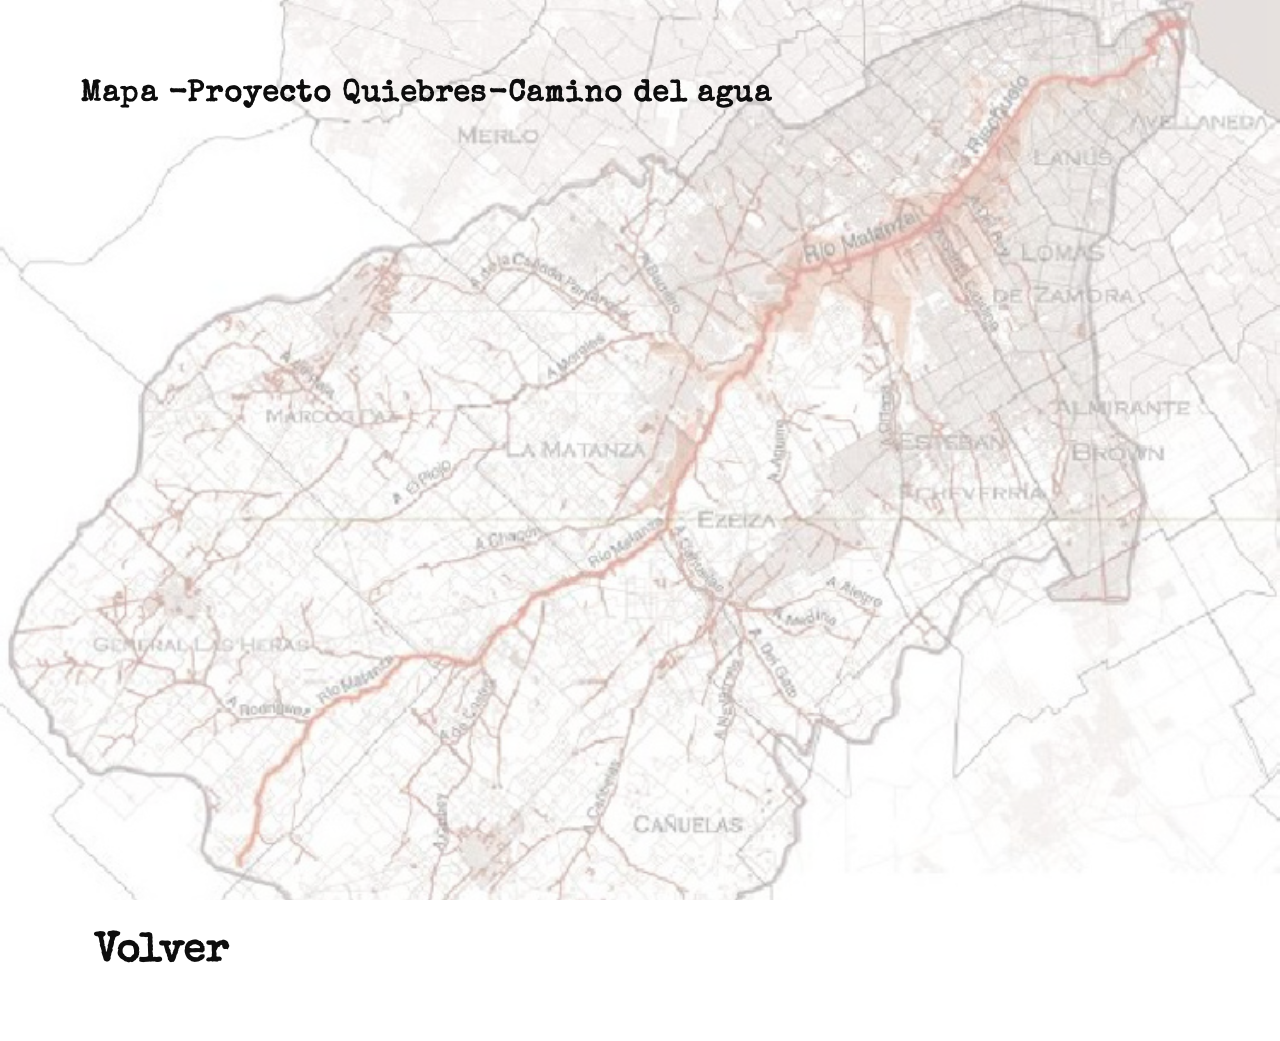
<file: miro/ver_miro.html>
<!DOCTYPE html>
<html lang="es">
<head>
  <meta charset="UTF-8">
   <meta name="viewport" content="width=device-width, initial-scale=1.0">
  <title>Videos</title>
      <link rel="stylesheet" href="css/estilos_video.css">
      <link href="https://fonts.googleapis.com/css2?family=Special+Elite&display=swap" rel="stylesheet">
  
</head>

<body>
  <main>



   

    <h1>Mapa -Proyecto Quiebres-Camino del agua</h1>

  
    <div class="video-wrapper ">
<iframe width="560" height="315" src="https://www.youtube.com/embed/mr_ZIrS5hBA?si=tUhq_DWRztgn0ZgO" title="YouTube video player" frameborder="0" allow="accelerometer; autoplay; clipboard-write; encrypted-media; gyroscope; picture-in-picture; web-share" referrerpolicy="strict-origin-when-cross-origin" allowfullscreen></iframe>
    </div>

   

    <div class="nota-archivo">
  <p>
    Registro de navegación.<br>
    Archivo colectivo en proceso.<br>
El archivo permanece activo. 
  </p>
</div>


    <nav class="menu">
        <a href="https://pablo-f61.github.io/surgentes-2025/videos.html">Volver</a>
    </nav>


 <script src="opacidad.js"></script>

  </main>

</body>
</html>
</file>
<file: css/menu.css>
body {
  margin: 0;
  font-family: 'Special Elite', monospace;
}

#preview {
  position: fixed;
  width: 300px;
  height: 300px;
  border-radius: 80%;
  pointer-events: none;
  background-size: cover;
  background-position: center;
  opacity: 0;
  transition: opacity 0.8s;
  transform: translate(-60%, -60%);
}

.mapa {
  position: relative;
  width: 100%;
  height: 100vh;
  background-image: url("../img/fondo.jpg");
  background-size: cover;
  background-position: center;
  background-repeat: no-repeat;
}

.parlante{
  position: relative;
  top: 5%;
  left: 3%;
  width: 5%;
  height: 10%;
  background-image: url("../img/parlante.png");
  
}

.parlante:hover {
  opacity: 0.3;
  transform: translateX(1px);
  border-radius: 10%;
  background-color: rgb(245, 163, 56);
}

.rio {
  position: absolute;
  top: 0;
  left: 0;
  width: 100%;
  height: 100%;
  object-fit: cover;
  object-position: center;
  pointer-events: none;
  mix-blend-mode: multiply;
}
.menu a:hover {
opacity: 0.6;
transform: translateX(1px);
background-color: rgba(180, 150, 100, 0.6);
border-radius: 10%;
}

.menu {
  position: relative;
  width: 100%;
  height: 100vh;
}

.menu a {
  position: absolute;
  color: black;
  text-decoration: none;
}

.menu a {
  position: absolute;
}

/* posiciones */

.videos {
  top: 30%;
  left: 40%;
}

.comunidad{
  top: 30%;
  left: 65%;
}

.mapobra {
  top: 10%;
  left: 70%;
}

.contacto {
  top: 80%;
  left: 50%;
}

.integrantes {
  top: 50%;
  left: 30%;
}

.quees {
  top: 80%;
  left: 20%;
  font-size: 14px;
  opacity: 0.6;
}

.menu a {
  font-size: 50px;
  opacity: 0.7;
}

.menu a:hover {
  opacity: 1;
}

body {
  animation: fadein 0.8s ease;
}

@keyframes fadein {
  from { opacity: 0; }
  to { opacity: 1; }
}

@media (max-width: 480px) {
  .menu a {
    font-size: 28px;
    opacity: 0.85;
  }

  .menu a:active {
  opacity: 1;
  background-color: rgb(245, 163, 56);
  border-radius: 10%;
}

body {
  animation: fadein 0.8s ease;
}

@keyframes fadein {
  from { opacity: 0; }
  to { opacity: 1; }
}

  .videos {
    top: 25%;
    left: 50%;
  }
  .mapobra {
    top: 8%;
    left: 55%;
  }
  .contacto {
    top: 75%;
    left: 40%;
  }
  .integrantes {
    top: 48%;
    left: 15%;
  }
  .quees {
    top: 75%;
    left: 10%;
    font-size: 28px;
  }
  .parlante{
    top: 12%;
    left: 5%;
    width: 12%;
    height: 7%;
  
  }

.parlante:active {
  opacity: 0.3; 
  transform: translateX(1px);
  border-radius: 10%;
  
  }

}
</file>
<file: juego_maquinico/css/pantalla.css>
body {
  margin: 0;
  font-family: "Special Elite", monospace;
  background-color: #f2f2f2;
  color: rgb(20,20,20);
}

.pantalla {
  min-height: 100vh;
  padding: 80px 60px;
  box-sizing: border-box;
}

.bloque {
  max-width: 900px;
}

h1 {
  font-size: 48px;
  letter-spacing: 0.08em;
  margin-bottom: 40px;
}

p {
  font-size: 22px;
  line-height: 1.7;
  margin-bottom: 28px;
}

.log {
  font-family: monospace;
  font-size: 14px;
  background: rgba(0,0,0,0.05);
  padding: 16px 20px;
  margin: 40px 0;
  white-space: pre-wrap;
  letter-spacing: 0.02em;
}

@media (max-width: 768px) {

  .pantalla {
    padding: 40px 20px;
  }

  h1 {
    font-size: 30px;
  }

  p {
    font-size: 18px;
  }

  .log {
    font-size: 12px;
  }
}

.log {
  font-family: monospace;
  background: rgba(0,0,0,0.05);
  padding: 20px;
  overflow: hidden;
}

.log img {
  max-width: 100%;
  opacity: 0.85;
  filter: contrast(1.1) blur(0.3px);
}

.log img {
  animation: jitter 6s infinite alternate;
}

@keyframes jitter {
  0% { transform: translate(0,0); }
  50% { transform: translate(2px,-2px); }
  100% { transform: translate(-2px,2px); }
}

.movimiento a a:hover {
  background-color: #214f90; /* Fondo suave al pasar el ratón */
   transition: transform 0.3s;
}

.boton1 {
  position: relative;
  width: 100%;
  max-width: 900px;   /* en desktop queda elegante */
  margin: 60px auto;
  aspect-ratio: 16 / 9;
}

.boton1 {
  width: 100%;
  height: 100%;
  border: none;
}
</file>
<file: css/contacto.css>
body {
  margin: 0;
  font-family: "Special Elite", monospace;
  background-image: url("../img/fondo.jpg");
  background-size: cover;
  background-position: center;
  background-attachment: fixed;
  color: rgb(0, 0, 0);
}

.contenedor {
  min-height: 100vh;
  padding: 80px 60px;
  background-color: rgba(255,255,255,0.65);
}

h1 {
  font-size: 48px;
  margin-bottom: 40px;
}

p {
  max-width: 700px;
  font-size: 22px;
  line-height: 1.6;
  margin-bottom: 24px;
}


.contacto {
  margin-top: 40px;
  display: flex;
  flex-direction: column;
  gap: 3px;
}

.contacto a {
  text-decoration: none;
  color: rgb(0, 0, 0);
  font-size: 20px;
  opacity: 0.8;
  transition: opacity 0.2s ease, transform 0.2s ease;
}

.contacto a:hover {
  opacity: 1;
  transform: translateX(2px);
}

.fila-contacto {
  display: grid;
  grid-template-columns: 40px auto;
  align-items: center;
  gap: 7px;
  margin-bottom: 10px;
}
 
.fila-contacto a {
  font-family: monospace;
}

.mail {
  cursor: pointer;
  font-family: monospace; /* o la que elegiste */
}

.copiado {
  margin-left: 10px;
  opacity: 0;
  font-size: 0.9em;
  transition: opacity 0.3s ease;
}

.copiado.visible {
  opacity: 1;
}

.apoyo {
  margin: 40px 0;
}

.apoyo a {
  font-family: "Special Elite", monospace;
  color: rgb(13, 13, 13);
  text-decoration: none;
  font-size: 20px;
  opacity: 0.6;
  border-bottom: 1px solid rgba(13,13,13,0.4);
  padding-bottom: 4px;
  transition: opacity 0.2s ease;
}

.apoyo a:hover {
  opacity: 1;
}

.menu {
  display: flex;
  gap: 20px;
}


.menu a:hover {
  opacity: 1;
}

nav {
  margin-top: 40px;
}

nav a {
  color: rgb(0, 0, 0);
  text-decoration: none;
  margin-right: 20px;
  font-weight: bold;
}

.menu a {
  font-family: "Special Elite", monospace;
  color: rgb(0, 0, 0);
  text-decoration: none;
  padding: 8px 14px;
  font-size: 40px;
  opacity: 0.6;
  transition: opacity 0.2s ease, transform 0.2s ease;
}

.menu a:hover {
  opacity: 0.3;
  transform: translateX(1px);
}


@media (max-width: 768px) {

    .menu {
    flex-direction: column;
    align-items: center;
  }

  main {
    padding: 30px;
  }

  h1 {
    font-size: 32px;
  }

  p {
    font-size: 18px;
  }
  .menu {
    flex-direction: column;
    align-items: center;
    gap: 16px;
  }
}
</file>
<file: css/integrantes.css>
body {
  margin: 0;
  font-family: "Special Elite", monospace;
  color: rgb(2, 0, 10);
}

body::before {
  content: "";
  position: fixed;
  inset: 0;
  background-image: url("../img/fondo.jpg");
  background-size: cover;
  background-position: center;
  opacity: 0.2; /* 👈 AJUSTÁ ACÁ */
  z-index: -1;
}

.integrantes {
  max-width: 900px;
  margin: auto;
}

.grid {
  display: grid;
  grid-template-columns: repeat(auto-fit, minmax(280px, 1fr));
  gap: 40px;
  margin-top: 40px;
}

.integrante h2 {
  font-size: 20px;
  margin-bottom: 8px;
}

.destacado {
  font-size: 30px;
  margin-bottom: 8px;
}

.integrante p {
  font-size: 16px;
  line-height: 1.5;
}

nav {
  margin-top: 40px;
}

nav a {
  color: rgb(26, 22, 22);
  text-decoration: none;
  margin-right: 20px;
  font-weight: bold;
}

.menu {
  display: flex;
  flex-direction: column;   /* uno abajo del otro */
  align-items: center;      /* 👈 ESTO los centra */
  gap: 12px;
}

.menu a {
  font-family: "Special Elite", monospace;
  color: rgb(13, 13, 13);
  text-decoration: none;
  padding: 8px 14px;
  font-size: 40px;
  transition: opacity 0.2s ease, transform 0.2s ease;
}

.menu a:hover {
  opacity: 0.3;
  transform: translateX(1px);
}

@media (max-width: 768px) {
  main {
    padding: 30px;
  }

  h1 {
    font-size: 32px;
  }

  p {
    font-size: 18px;
  }
}
</file>
<file: css/estilos.css>
body {
  margin: 0;
  font-family: "Special Elite", monospace;
  background-image: url("../img/fondo.jpg");
  background-size: cover;
  background-position: center;
  background-repeat: no-repeat;
  color: rgb(0, 0, 0);
}

#portal::before {
  content: "";
  position: absolute;
  inset: 0;
  background-image: url("../img/fondo.jpg");
  background-size: cover;
  background-position: center;
  opacity: 0.6;   /* 👈 ACÁ regulás qué tan tenue */
  z-index: -1;
}

#portal {
  position: fixed;
  inset: 0;
  background-size: cover;
  background-position: center;
  z-index: 9999;
  cursor: pointer;
  display: flex;
  align-items: center;
  justify-content: center;
}

.portal-texto {
  font-family: "Special Elite", monospace;
  color: rgba(10, 0, 0, 0.85);
  font-size: 50px;
  letter-spacing: 0.1em;
  text-transform: uppercase;
  position: relative;
  z-index: 1;
}

main {
  opacity: 0;
  pointer-events: none;
  transition: opacity 1s ease;
}

main {
  position: relative;
  background-color: rgba(174, 191, 196, 0.55);
  min-height: 100vh;
  padding: 70px;
}

/* capa de la imagen */
main::before {
  content: "";
  position: absolute;
  inset: 0;
  background-image: url("../img/fondo.jpg");
  background-size: cover;
  background-position: center;
  opacity: 0.25;   /* 👈 ACÁ cambiás la opacidad de la foto */
  background-position: calc(50% + 15px) center; /* 👈 el glitch */
  z-index: -1;
}

h1 {
  font-size: 60px;
  letter-spacing: 0.04em;
  margin-bottom: 20px;
}

p {
  max-width: 1000px;
  font-size: 30px;
  letter-spacing: 0.03em;
  line-height: 1.6;
}


.menu {
  margin-top: 50px;
  display: flex;
  gap: 16px;
  flex-wrap: wrap;
  opacity: 0;
}


.menu a {
  font-family: "Special Elite", monospace;
  color: rgb(0, 0, 0);
  text-decoration: none;
  padding: 8px 14px;
  font-size: 40px;
  transition: all 0.2s ease;
}

.menu a:hover {
  background-color: rgba(36, 29, 29, 0.1);
  transform: translateX(1px);
}



@media (max-width: 768px) {

    .portal-texto {
    display: block;
    width: 100%;
    box-sizing: border-box;
    font-size: 22px;
    line-height: 1.4;
    padding: 0 20px;
    text-align: center;
  }

  main {
    padding: 30px;
  }

  h1 {
    font-size: 32px;
  }

  p {
    font-size: 18px;
  }
  .menu {
    flex-direction: column;
    align-items: center;
    gap: 16px;
  }
}
</file>
<file: css/estilos_video.css>
body {
  margin: 0;
  font-family: "Special Elite", monospace;
  color: white;
}




main {
  position: relative;
  z-index: 1;
  padding: 60px 80px;   /* 👈 más aire lateral */
  max-width: 1500px;     /* 👈 evita que se pegue a los bordes */
}

body::before {
  content: "";
  position: fixed;
  inset: 0;
  background-image: url("../img/fondo.jpg");
  background-size: cover;
  background-position: center;
  opacity: 0.4; /* 👈 AJUSTÁ ACÁ */
  z-index: -1;
}

nav {
  margin-top: 40px;
}

nav a {
  color: rgb(26, 22, 22);
  text-decoration: none;
  margin-right: 20px;
  font-weight: bold;
}

h1 {
  color:  rgb(13, 13, 13);
  font-size: 60px;
  letter-spacing: 0.04em;
  margin-bottom: 20px;
}

h2 {
  color:  rgb(13, 13, 13);
  font-size: 40px;
  letter-spacing: 0.04em;
  margin-bottom: 20px;
}

p {
  max-width:1000px;
  font-size: 30px;
  color:  rgb(13, 13, 13);
  letter-spacing: 0.03em;
  line-height: 1.6;
}

.menu a {
  font-family: "Special Elite", monospace;
  color: rgb(13, 13, 13);
  text-decoration: none;
  padding: 8px 14px;
  font-size: 40px;
  display: inline-block;
  transition: opacity 0.2s ease, transform 0.2s ease;
}

.menu a:hover {
  opacity: 0.3;
  transform: translateX(1px);
}

.video-wrapper {
  position: relative;
  width: 100%;
  max-width: 900px;   /* en desktop queda elegante */
  margin: 60px auto;
  aspect-ratio: 16 / 9;
}

.video-wrapper iframe {
  width: 100%;
  height: 100%;
  border: none;
}


.glitch-link {
  opacity: 0.3;
  font-size: 16px;
  letter-spacing: 0.3em;
}
.glitch-link:hover {
  opacity: 2;
}

@media (max-width: 768px) {

    main {
    padding: 20px;
  }

    .video-wrapper {
    margin: 30px auto;
  }

  h1 {
    font-size: 36px;
  }

    h2 {
    font-size: 22px;
    letter-spacing: 0.02em;
  }

  p {
    font-size: 18px;
  }

    .video-wrapper {
    margin: 30px auto;
  }

    .menu {
    flex-direction: column;
    align-items: center;
    gap: 16px;
  }
}
</file>
<file: juego_maquinico/css/contenido.css>
body {
  margin: 0;
  font-family: "Special Elite", monospace;
  background-color: #150e03;
  color: rgb(20,20,20);
}

.pantalla {
  min-height: 150vh;
  padding: 80px 90px;
  box-sizing: border-box;
}

.bloque {
  max-width: 900px;
  
}

h1 {
  font-size: 48px;
  letter-spacing: 0.08em;
  margin-bottom: 40px;
}

.opaco {
  color: aliceblue;
}



p {
  font-size: 22px;
  line-height: 1.7;
  margin-bottom: 28px;
}

.log {
  font-family: monospace;
  font-size: 14px;
  background: rgba(233, 228, 228, 0.05);
  padding: 16px 20px;
  margin: 40px 0;
  white-space: pre-wrap;
  letter-spacing: 0.02em;
}

.codigo {
  font-size: 28px;
  color: blue;
  letter-spacing: 0.08em;
  margin-bottom: 40px;
}

.elRojo{
  color: red;
}
 .elNaranja{
  color: orange;
 }

 #final-agua {
  position: fixed;
  inset: 0;
  background: black;
  opacity: 0;
  pointer-events: none;
  z-index: 999;
  transition: opacity 2s ease;
}

#final-agua iframe {
  width: 100%;
  height: 100%;
  object-fit: cover;
}

.poesía {
  font-size: 1em;
  color: white;
}
</file>
<file: miro/css/estilos_video.css>
body {
  margin: 0;
  font-family: "Special Elite", monospace;
  color: white;
}




main {
  position: relative;
  z-index: 1;
  padding: 60px 80px;   /* 👈 más aire lateral */
  max-width: 1500px;     /* 👈 evita que se pegue a los bordes */
}

body::before {
  content: "";
  position: fixed;
  inset: 0;
  background-image: url("../img/fondo.jpg");
  background-size: cover;
  background-position: center;
  opacity: 0.4; /* 👈 AJUSTÁ ACÁ */
  z-index: -1;
}

nav {
  margin-top: 40px;
}

nav a {
  color: rgb(26, 22, 22);
  text-decoration: none;
  margin-right: 20px;
  font-weight: bold;
}

h1 {
  color:  rgb(13, 13, 13);
  font-size: 30px;
  letter-spacing: 0.04em;
  margin-bottom: 20px;
}

h3 {
  color:  rgb(13, 13, 13);
  font-size: 40px;
  letter-spacing: 0.04em;
  margin-bottom: 20px;
}

p {
  max-width:1000px;
  font-size: 30px;
  color:  rgb(13, 13, 13);
  letter-spacing: 0.03em;
  line-height: 1.6;
}

.menu a {
  font-family: "Special Elite", monospace;
  color: rgb(13, 13, 13);
  text-decoration: none;
  padding: 8px 14px;
  font-size: 40px;
  display: inline-block;
  transition: opacity 0.2s ease, transform 0.2s ease;
}

.menu a:hover {
  opacity: 0.3;
  transform: translateX(1px);
}

.video-wrapper {
  position: relative;
  width: 100%;
  max-width: 900px;   /* en desktop queda elegante */
  margin: 60px auto;
  aspect-ratio: 16 / 9;
}

.video-wrapper iframe {
  width: 100%;
  height: 100%;
  border: none;
}

.glitch-link {
  opacity: 0.4;
  font-size: 16px;
  letter-spacing: 0.3em;
}
.glitch-link:hover {
  opacity: 2;
}

.nota-archivo {
  margin-top: 1.5rem;
  opacity: 0.6;
  font-size: 0.8rem;
  line-height: 1.4;
  max-width: 600px;
}

.nota-archivo p {
  margin: 0;
}


@media (max-width: 768px) {

    main {
    padding: 20px;
  }

    .video-wrapper {
    margin: 30px auto;
  }

  h1 {
    font-size: 36px;
  }

    h2 {
    font-size: 22px;
    letter-spacing: 0.02em;
  }

  p {
    font-size: 18px;
  }

    .video-wrapper {
    margin: 30px auto;
  }

    .menu {
    flex-direction: column;
    align-items: center;
    gap: 16px;
  }
}
</file>
